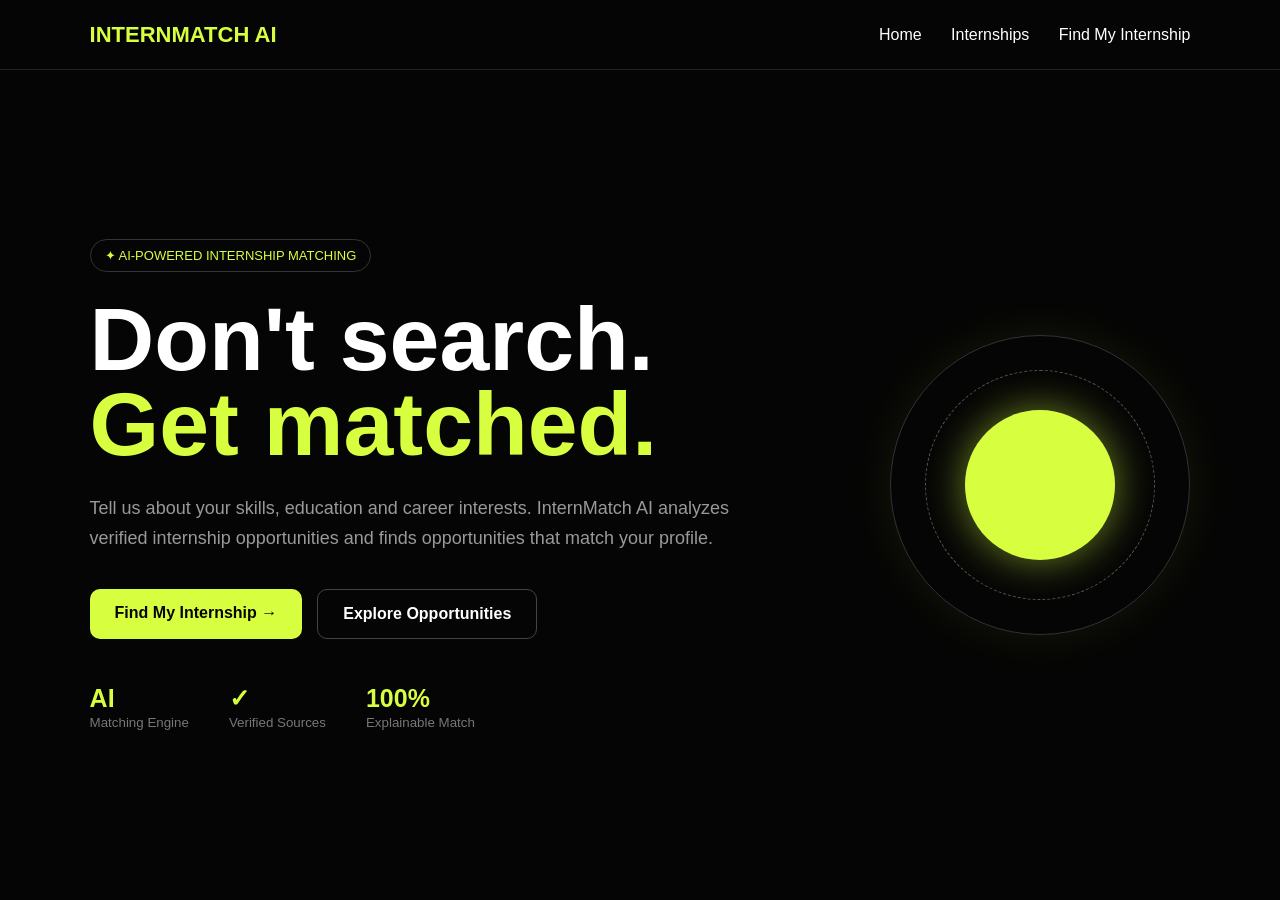
<file: templates/index.html>
<!DOCTYPE html>
<html lang="en">

<head>

    <meta charset="UTF-8">

    <meta name="viewport"
          content="width=device-width, initial-scale=1.0">

    <title>InternMatch AI</title>

    <style>

        * {
            box-sizing: border-box;
            margin: 0;
            padding: 0;
        }

        body {
            font-family: Arial, sans-serif;
            background: #050505;
            color: white;
            min-height: 100vh;
        }

        nav {
            height: 70px;
            display: flex;
            align-items: center;
            justify-content: space-between;
            padding: 0 7%;
            border-bottom: 1px solid #222;
        }

        .logo {
            font-size: 22px;
            font-weight: bold;
            color: #d7ff3f;
        }

        nav a {
            color: white;
            text-decoration: none;
            margin-left: 25px;
        }

        nav a:hover {
            color: #d7ff3f;
        }

        .hero {
            min-height: calc(100vh - 70px);
            display: flex;
            align-items: center;
            justify-content: space-between;
            gap: 60px;
            padding: 70px 7%;
        }

        .hero-text {
            max-width: 650px;
        }

        .tag {
            display: inline-block;
            border: 1px solid #333;
            padding: 8px 14px;
            border-radius: 30px;
            color: #d7ff3f;
            margin-bottom: 25px;
            font-size: 13px;
        }

        h1 {
            font-size: clamp(45px, 7vw, 90px);
            line-height: 0.95;
            margin-bottom: 25px;
        }

        h1 span {
            color: #d7ff3f;
        }

        .hero p {
            color: #999;
            font-size: 18px;
            line-height: 1.7;
            margin-bottom: 35px;
        }

        .buttons {
            display: flex;
            gap: 15px;
            flex-wrap: wrap;
        }

        .btn {
            padding: 15px 25px;
            border-radius: 10px;
            text-decoration: none;
            font-weight: bold;
            display: inline-block;
        }

        .primary {
            background: #d7ff3f;
            color: #050505;
        }

        .secondary {
            border: 1px solid #444;
            color: white;
        }

        .ai-core {
            width: 300px;
            height: 300px;
            border-radius: 50%;
            border: 1px solid #333;
            display: flex;
            align-items: center;
            justify-content: center;
            position: relative;
            box-shadow:
                0 0 50px rgba(215, 255, 63, 0.08);
        }

        .orb {
            width: 150px;
            height: 150px;
            border-radius: 50%;
            background: #d7ff3f;
            box-shadow:
                0 0 40px rgba(215, 255, 63, 0.5);
            animation: pulse 2s infinite;
        }

        .ring {
            position: absolute;
            width: 230px;
            height: 230px;
            border: 1px dashed #555;
            border-radius: 50%;
            animation: rotate 8s linear infinite;
        }

        @keyframes pulse {

            0%, 100% {
                transform: scale(0.9);
            }

            50% {
                transform: scale(1.05);
            }
        }

        @keyframes rotate {

            from {
                transform: rotate(0deg);
            }

            to {
                transform: rotate(360deg);
            }
        }

        .stats {
            display: flex;
            gap: 40px;
            margin-top: 45px;
        }

        .stat strong {
            display: block;
            color: #d7ff3f;
            font-size: 25px;
        }

        .stat small {
            color: #777;
        }

        @media (max-width: 800px) {

            nav {
                padding: 0 5%;
            }

            nav div:last-child {
                display: none;
            }

            .hero {
                flex-direction: column;
                text-align: center;
                padding: 50px 5%;
            }

            .buttons {
                justify-content: center;
            }

            .stats {
                justify-content: center;
            }

            .ai-core {
                width: 240px;
                height: 240px;
            }

            .orb {
                width: 120px;
                height: 120px;
            }

        }

    </style>

</head>


<body>


<nav>

    <div class="logo">
        INTERNMATCH AI
    </div>

    <div>

        <a href="/">Home</a>

        <a href="/internships">
            Internships
        </a>

        <a href="/profile">
            Find My Internship
        </a>

    </div>

</nav>


<section class="hero">


    <div class="hero-text">

        <div class="tag">
            ✦ AI-POWERED INTERNSHIP MATCHING
        </div>


        <h1>

            Don't search.
            <br>

            <span>Get matched.</span>

        </h1>


        <p>

            Tell us about your skills, education and
            career interests. InternMatch AI analyzes
            verified internship opportunities and finds
            opportunities that match your profile.

        </p>


        <div class="buttons">

            <a
                href="/profile"
                class="btn primary"
            >
                Find My Internship →
            </a>


            <a
                href="/internships"
                class="btn secondary"
            >
                Explore Opportunities
            </a>

        </div>


        <div class="stats">

            <div class="stat">

                <strong>AI</strong>

                <small>
                    Matching Engine
                </small>

            </div>


            <div class="stat">

                <strong>✓</strong>

                <small>
                    Verified Sources
                </small>

            </div>


            <div class="stat">

                <strong>100%</strong>

                <small>
                    Explainable Match
                </small>

            </div>

        </div>

    </div>


    <div class="ai-core">

        <div class="ring"></div>

        <div class="orb"></div>

    </div>


</section>


</body>

</html>
</file>
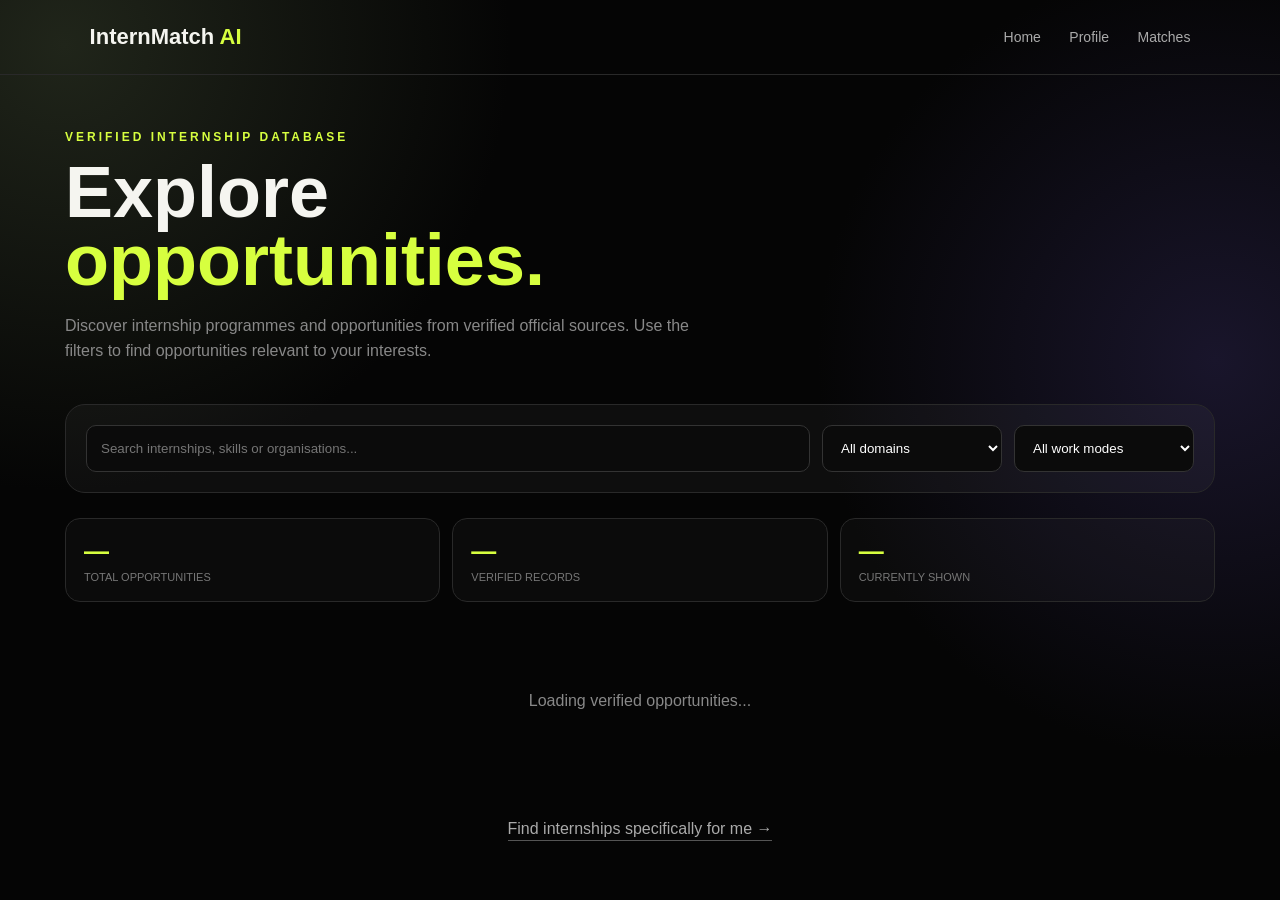
<file: templates/internships.html>
<!DOCTYPE html>
<html lang="en">
<head>
    <meta charset="UTF-8">
    <meta name="viewport" content="width=device-width, initial-scale=1.0">

    <title>Explore Internships | InternMatch AI</title>

    <style>
        * {
            box-sizing: border-box;
            margin: 0;
            padding: 0;
        }

        body {
            font-family: Arial, sans-serif;
            background:
                radial-gradient(circle at 5% 5%, #20251a, transparent 30%),
                radial-gradient(circle at 95% 40%, #19152b, transparent 30%),
                #050505;
            color: #f5f5f0;
            min-height: 100vh;
        }

        nav {
            height: 75px;
            display: flex;
            justify-content: space-between;
            align-items: center;
            padding: 0 7%;
            border-bottom: 1px solid #292929;
        }

        .logo {
            font-size: 22px;
            font-weight: bold;
        }

        .logo span {
            color: #d7ff3f;
        }

        nav a {
            color: #aaa;
            text-decoration: none;
            margin-left: 24px;
            font-size: 14px;
        }

        nav a:hover {
            color: #d7ff3f;
        }

        .container {
            width: min(1150px, 92%);
            margin: 55px auto;
        }

        .tag {
            color: #d7ff3f;
            font-size: 12px;
            letter-spacing: 3px;
            font-weight: bold;
            margin-bottom: 14px;
        }

        h1 {
            font-size: clamp(40px, 6vw, 72px);
            line-height: .95;
        }

        h1 span {
            color: #d7ff3f;
        }

        .subtitle {
            color: #888;
            max-width: 650px;
            line-height: 1.6;
            margin-top: 18px;
        }

        /* SEARCH AREA */

        .search-box {
            margin-top: 40px;
            padding: 20px;
            border: 1px solid #292929;
            border-radius: 20px;
            background: rgba(255,255,255,.035);
        }

        .search-row {
            display: grid;
            grid-template-columns: 1fr 180px 180px;
            gap: 12px;
        }

        input,
        select {
            width: 100%;
            padding: 14px;
            border-radius: 10px;
            border: 1px solid #333;
            background: #0b0b0b;
            color: white;
            outline: none;
        }

        input:focus,
        select:focus {
            border-color: #d7ff3f;
        }

        /* STATS */

        .stats {
            display: grid;
            grid-template-columns: repeat(3, 1fr);
            gap: 12px;
            margin: 25px 0;
        }

        .stat {
            padding: 18px;
            border: 1px solid #292929;
            border-radius: 15px;
            background: rgba(255,255,255,.025);
        }

        .stat-number {
            font-size: 25px;
            font-weight: bold;
            color: #d7ff3f;
        }

        .stat-label {
            color: #777;
            font-size: 11px;
            margin-top: 5px;
        }

        /* CARDS */

        .results {
            display: grid;
            gap: 20px;
            margin-top: 30px;
        }

        .card {
            border: 1px solid #292929;
            border-radius: 22px;
            padding: 25px;
            background: rgba(255,255,255,.035);
            transition: .25s;
        }

        .card:hover {
            transform: translateY(-4px);
            border-color: #555;
        }

        .card-header {
            display: flex;
            justify-content: space-between;
            gap: 20px;
        }

        .verified {
            color: #d7ff3f;
            font-size: 11px;
            border: 1px solid rgba(215,255,63,.3);
            background: rgba(215,255,63,.05);
            padding: 7px 10px;
            border-radius: 20px;
            white-space: nowrap;
            height: fit-content;
        }

        .title {
            font-size: 23px;
            font-weight: bold;
            margin-bottom: 7px;
        }

        .organization {
            color: #999;
            font-size: 13px;
        }

        .description {
            color: #999;
            line-height: 1.6;
            font-size: 13px;
            margin: 20px 0;
        }

        .chips {
            display: flex;
            flex-wrap: wrap;
            gap: 7px;
            margin-bottom: 20px;
        }

        .chip {
            padding: 7px 10px;
            border-radius: 20px;
            background: #0b0b0b;
            border: 1px solid #333;
            color: #aaa;
            font-size: 11px;
        }

        .details {
            display: grid;
            grid-template-columns: repeat(4, 1fr);
            gap: 10px;
        }

        .detail {
            background: #090909;
            border: 1px solid #242424;
            padding: 13px;
            border-radius: 10px;
        }

        .detail-label {
            color: #666;
            font-size: 9px;
            letter-spacing: 1px;
            text-transform: uppercase;
            margin-bottom: 6px;
        }

        .detail-value {
            color: #ddd;
            font-size: 12px;
        }

        .actions {
            display: flex;
            gap: 10px;
            margin-top: 22px;
            flex-wrap: wrap;
        }

        .apply,
        .source {
            text-decoration: none;
            padding: 11px 16px;
            border-radius: 9px;
            font-size: 12px;
            font-weight: bold;
        }

        .apply {
            background: #d7ff3f;
            color: #050505;
        }

        .source {
            border: 1px solid #333;
            color: #aaa;
        }

        .source:hover {
            color: white;
            border-color: #666;
        }

        .empty {
            text-align: center;
            border: 1px solid #292929;
            border-radius: 20px;
            padding: 70px 20px;
            color: #777;
        }

        .loading {
            text-align: center;
            padding: 60px;
            color: #888;
        }

        .error {
            text-align: center;
            padding: 50px;
            color: #ff9999;
            border: 1px solid #492727;
            border-radius: 20px;
        }

        .bottom {
            text-align: center;
            margin: 50px 0;
        }

        .bottom a {
            color: #aaa;
            text-decoration: none;
            border-bottom: 1px solid #555;
            padding-bottom: 3px;
        }

        @media(max-width: 850px) {

            .search-row {
                grid-template-columns: 1fr;
            }

            .details {
                grid-template-columns: repeat(2, 1fr);
            }

            .stats {
                grid-template-columns: 1fr;
            }
        }

        @media(max-width: 600px) {

            nav {
                padding: 0 5%;
            }

            nav a {
                margin-left: 8px;
                font-size: 11px;
            }

            .container {
                width: 94%;
            }

            .card-header {
                flex-direction: column;
            }

            .details {
                grid-template-columns: 1fr;
            }
        }
    </style>
</head>

<body>

<nav>

    <div class="logo">
        InternMatch <span>AI</span>
    </div>

    <div>
        <a href="/">Home</a>
        <a href="/profile">Profile</a>
        <a href="/recommendations">Matches</a>
    </div>

</nav>


<div class="container">

    <div class="tag">
        VERIFIED INTERNSHIP DATABASE
    </div>

    <h1>
        Explore<br>
        <span>opportunities.</span>
    </h1>

    <p class="subtitle">
        Discover internship programmes and opportunities from
        verified official sources. Use the filters to find
        opportunities relevant to your interests.
    </p>


    <!-- SEARCH -->

    <div class="search-box">

        <div class="search-row">

            <input
                type="text"
                id="searchInput"
                placeholder="Search internships, skills or organisations..."
            >

            <select id="domainFilter">

                <option value="all">
                    All domains
                </option>

                <option value="AI">
                    AI
                </option>

                <option value="Machine Learning">
                    Machine Learning
                </option>

                <option value="Python">
                    Python
                </option>

                <option value="Web Development">
                    Web Development
                </option>

                <option value="Data Science">
                    Data Science
                </option>

                <option value="Cyber Security">
                    Cyber Security
                </option>

                <option value="Software Development">
                    Software Development
                </option>

            </select>


            <select id="modeFilter">

                <option value="all">
                    All work modes
                </option>

                <option value="Remote">
                    Remote
                </option>

                <option value="Hybrid">
                    Hybrid
                </option>

                <option value="On-site">
                    On-site
                </option>

            </select>

        </div>

    </div>


    <!-- STATS -->

    <div class="stats">

        <div class="stat">

            <div
                class="stat-number"
                id="totalCount"
            >
                —
            </div>

            <div class="stat-label">
                TOTAL OPPORTUNITIES
            </div>

        </div>


        <div class="stat">

            <div
                class="stat-number"
                id="verifiedCount"
            >
                —
            </div>

            <div class="stat-label">
                VERIFIED RECORDS
            </div>

        </div>


        <div class="stat">

            <div
                class="stat-number"
                id="shownCount"
            >
                —
            </div>

            <div class="stat-label">
                CURRENTLY SHOWN
            </div>

        </div>

    </div>


    <!-- RESULTS -->

    <div
        id="results"
        class="results"
    >

        <div class="loading">
            Loading verified opportunities...
        </div>

    </div>


    <div class="bottom">

        <a href="/profile">
            Find internships specifically for me →
        </a>

    </div>

</div>


<script>

let internships = [];


/* -------------------------
   LOAD DATA
------------------------- */

async function loadInternships() {

    const results = document.getElementById("results");

    try {

        const response = await fetch("/api/internships");

        if (!response.ok) {
            throw new Error("Server returned an error");
        }

        internships = await response.json();

        document.getElementById("totalCount").textContent =
            internships.length;

        document.getElementById("verifiedCount").textContent =
            internships.filter(item => item.verified).length;

        renderInternships(internships);

    } catch (error) {

        console.error(error);

        results.innerHTML = `
            <div class="error">
                <h3>Unable to load internships</h3>
                <br>
                <p>
                    Make sure the Flask backend is running
                    and the internship database is available.
                </p>
            </div>
        `;

    }

}


/* -------------------------
   RENDER CARDS
------------------------- */

function renderInternships(data)
</file>
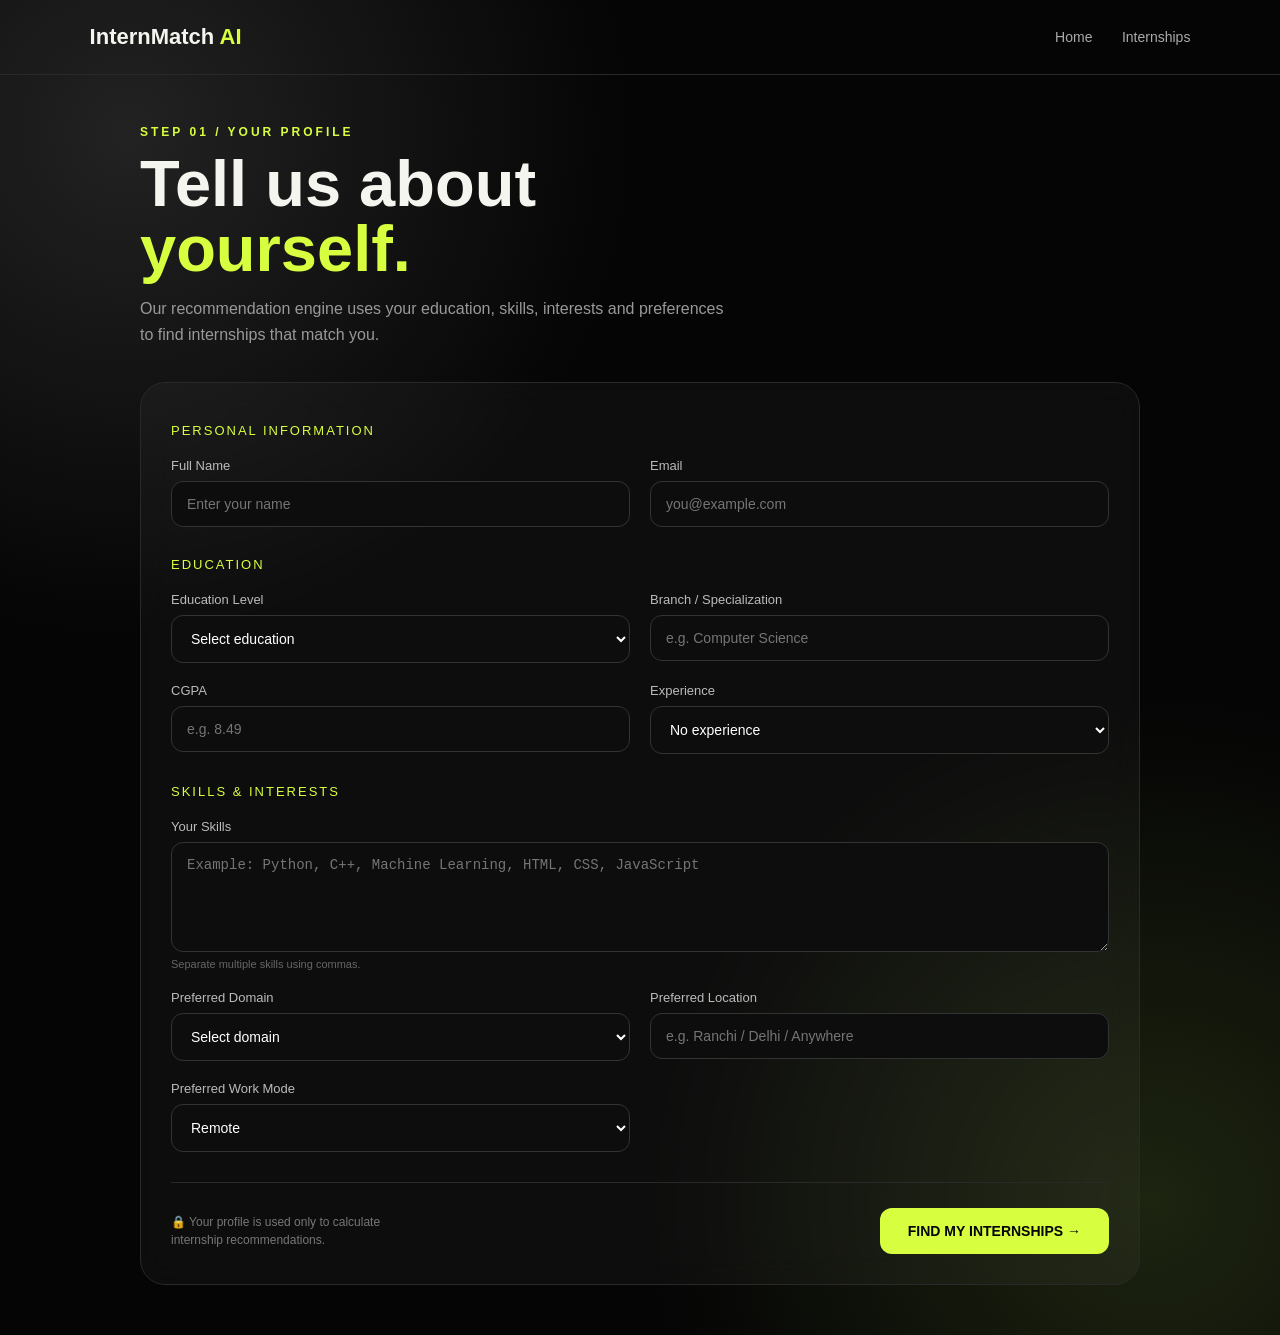
<file: templates/profile.html>
<!DOCTYPE html>
<html lang="en">
<head>
    <meta charset="UTF-8">
    <meta name="viewport" content="width=device-width, initial-scale=1.0">

    <title>Build Your Profile | InternMatch AI</title>

    <style>
        * {
            box-sizing: border-box;
            margin: 0;
            padding: 0;
        }

        body {
            font-family: Arial, sans-serif;
            background:
                radial-gradient(circle at 10% 10%, #222 0, transparent 30%),
                radial-gradient(circle at 90% 90%, #1d2410 0, transparent 30%),
                #050505;
            color: #f5f5f0;
            min-height: 100vh;
        }

        nav {
            height: 75px;
            display: flex;
            align-items: center;
            justify-content: space-between;
            padding: 0 7%;
            border-bottom: 1px solid #292929;
        }

        .logo {
            font-size: 22px;
            font-weight: bold;
        }

        .logo span {
            color: #d7ff3f;
        }

        nav a {
            color: #aaa;
            text-decoration: none;
            margin-left: 25px;
            font-size: 14px;
        }

        nav a:hover {
            color: #d7ff3f;
        }

        .container {
            width: min(1000px, 92%);
            margin: 50px auto;
        }

        .heading {
            margin-bottom: 35px;
        }

        .tag {
            color: #d7ff3f;
            font-size: 12px;
            letter-spacing: 3px;
            font-weight: bold;
        }

        h1 {
            font-size: clamp(35px, 6vw, 65px);
            margin-top: 12px;
            line-height: 1;
        }

        .heading p {
            color: #999;
            margin-top: 15px;
            max-width: 600px;
            line-height: 1.6;
        }

        form {
            background: rgba(255,255,255,0.035);
            border: 1px solid #292929;
            border-radius: 25px;
            padding: 30px;
            backdrop-filter: blur(15px);
        }

        .section-title {
            color: #d7ff3f;
            font-size: 13px;
            letter-spacing: 2px;
            margin: 10px 0 20px;
        }

        .grid {
            display: grid;
            grid-template-columns: repeat(2, 1fr);
            gap: 20px;
            margin-bottom: 30px;
        }

        .field {
            display: flex;
            flex-direction: column;
        }

        label {
            color: #bbb;
            font-size: 13px;
            margin-bottom: 8px;
        }

        input,
        select,
        textarea {
            width: 100%;
            padding: 14px 15px;
            border-radius: 12px;
            border: 1px solid #333;
            background: #0d0d0d;
            color: white;
            outline: none;
            font-size: 14px;
        }

        input:focus,
        select:focus,
        textarea:focus {
            border-color: #d7ff3f;
            box-shadow: 0 0 0 2px rgba(215,255,63,0.08);
        }

        textarea {
            min-height: 110px;
            resize: vertical;
        }

        .full {
            grid-column: 1 / -1;
        }

        .hint {
            color: #666;
            font-size: 11px;
            margin-top: 6px;
        }

        .submit-area {
            border-top: 1px solid #292929;
            padding-top: 25px;
            display: flex;
            align-items: center;
            justify-content: space-between;
            gap: 20px;
        }

        .submit-area p {
            color: #777;
            font-size: 12px;
            line-height: 1.5;
        }

        button {
            border: none;
            background: #d7ff3f;
            color: #050505;
            padding: 15px 28px;
            border-radius: 12px;
            font-weight: bold;
            cursor: pointer;
            font-size: 14px;
            transition: 0.2s;
            white-space: nowrap;
        }

        button:hover {
            transform: translateY(-2px);
            box-shadow: 0 10px 30px rgba(215,255,63,0.15);
        }

        @media(max-width: 700px) {
            nav {
                padding: 0 5%;
            }

            nav a {
                margin-left: 10px;
                font-size: 12px;
            }

            .grid {
                grid-template-columns: 1fr;
            }

            .full {
                grid-column: auto;
            }

            form {
                padding: 20px;
            }

            .submit-area {
                flex-direction: column;
                align-items: stretch;
            }

            button {
                width: 100%;
            }
        }
    </style>
</head>

<body>

<nav>
    <div class="logo">
        InternMatch <span>AI</span>
    </div>

    <div>
        <a href="/">Home</a>
        <a href="/internships">Internships</a>
    </div>
</nav>

<div class="container">

    <div class="heading">
        <div class="tag">STEP 01 / YOUR PROFILE</div>

        <h1>
            Tell us about<br>
            <span style="color:#d7ff3f;">yourself.</span>
        </h1>

        <p>
            Our recommendation engine uses your education, skills,
            interests and preferences to find internships that match you.
        </p>
    </div>

    <form method="POST" action="/profile">

        <!-- PERSONAL INFORMATION -->

        <div class="section-title">
            PERSONAL INFORMATION
        </div>

        <div class="grid">

            <div class="field">
                <label>Full Name</label>

                <input
                    type="text"
                    name="name"
                    placeholder="Enter your name"
                    required
                >
            </div>

            <div class="field">
                <label>Email</label>

                <input
                    type="email"
                    name="email"
                    placeholder="you@example.com"
                    required
                >
            </div>

        </div>


        <!-- EDUCATION -->

        <div class="section-title">
            EDUCATION
        </div>

        <div class="grid">

            <div class="field">

                <label>Education Level</label>

                <select name="education" required>

                    <option value="">
                        Select education
                    </option>

                    <option value="Diploma">
                        Diploma
                    </option>

                    <option value="B.Tech">
                        B.Tech
                    </option>

                    <option value="B.E">
                        B.E
                    </option>

                    <option value="BCA">
                        BCA
                    </option>

                    <option value="B.Sc">
                        B.Sc
                    </option>

                    <option value="M.Tech">
                        M.Tech
                    </option>

                    <option value="MCA">
                        MCA
                    </option>

                    <option value="M.Sc">
                        M.Sc
                    </option>

                    <option value="Other">
                        Other
                    </option>

                </select>

            </div>


            <div class="field">

                <label>Branch / Specialization</label>

                <input
                    type="text"
                    name="branch"
                    placeholder="e.g. Computer Science"
                    required
                >

            </div>


            <div class="field">

                <label>CGPA</label>

                <input
                    type="number"
                    name="cgpa"
                    min="0"
                    max="10"
                    step="0.01"
                    placeholder="e.g. 8.49"
                    required
                >

            </div>


            <div class="field">

                <label>Experience</label>

                <select name="experience">

                    <option value="None">
                        No experience
                    </option>

                    <option value="Beginner">
                        Beginner / College projects
                    </option>

                    <option value="Intermediate">
                        Internship / Intermediate
                    </option>

                    <option value="Experienced">
                        Experienced
                    </option>

                </select>

            </div>

        </div>


        <!-- SKILLS -->

        <div class="section-title">
            SKILLS & INTERESTS
        </div>

        <div class="grid">

            <div class="field full">

                <label>
                    Your Skills
                </label>

                <textarea
                    name="skills"
                    placeholder="Example: Python, C++, Machine Learning, HTML, CSS, JavaScript"
                    required
                ></textarea>

                <div class="hint">
                    Separate multiple skills using commas.
                </div>

            </div>


            <div class="field">

                <label>Preferred Domain</label>

                <select name="domain" required>

                    <option value="">
                        Select domain
                    </option>

                    <option value="AI">
                        Artificial Intelligence
                    </option>

                    <option value="Machine Learning">
                        Machine Learning
                    </option>

                    <option value="Python">
                        Python Development
                    </option>

                    <option value="Web Development">
                        Web Development
                    </option>

                    <option value="Data Science">
                        Data Science
                    </option>

                    <option value="Cyber Security">
                        Cyber Security
                    </option>

                    <option value="Software Development">
                        Software Development
                    </option>

                    <option value="Other">
                        Other
                    </option>

                </select>

            </div>


            <div class="field">

                <label>Preferred Location</label>

                <input
                    type="text"
                    name="location"
                    placeholder="e.g. Ranchi / Delhi / Anywhere"
                    required
                >

            </div>


            <div class="field">

                <label>Preferred Work Mode</label>

                <select name="work_mode" required>

                    <option value="Remote">
                        Remote
                    </option>

                    <option value="Hybrid">
                        Hybrid
                    </option>

                    <option value="On-site">
                        On-site
                    </option>

                    <option value="Any">
                        Any
                    </option>

                </select>

            </div>

        </div>


        <!-- SUBMIT -->

        <div class="submit-area">

            <p>
                🔒 Your profile is used only to calculate<br>
                internship recommendations.
            </p>

            <button type="submit">
                FIND MY INTERNSHIPS →
            </button>

        </div>

    </form>

</div>

</body>
</html>
</file>
